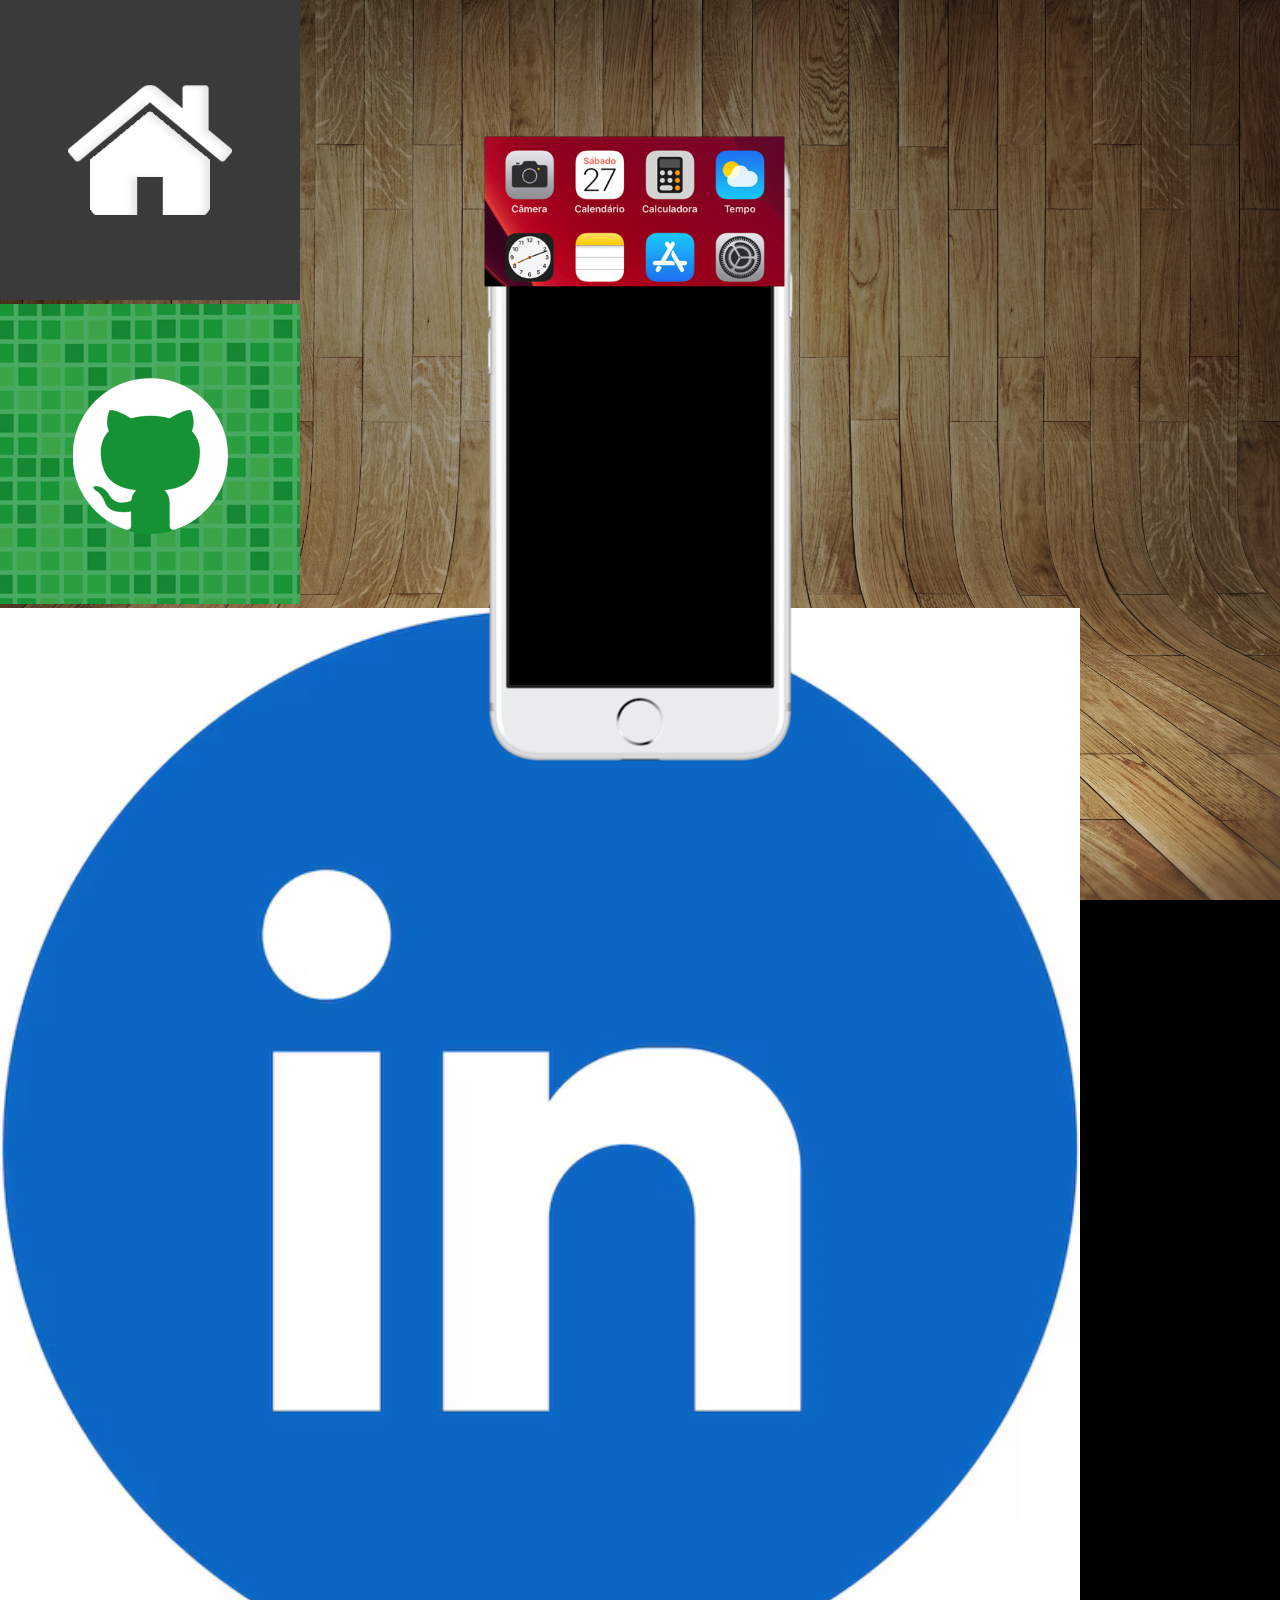
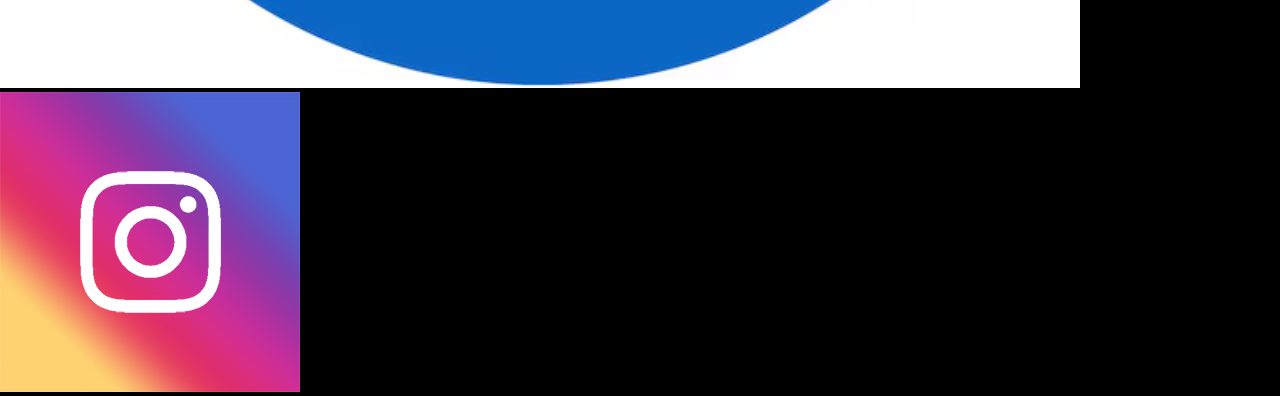
<file: index.html>
<!DOCTYPE html>
<html lang="pt-br">
<head>
    <meta charset="UTF-8">
    <meta name="viewport" content="width=device-width, initial-scale=1.0">
    <link rel="shortcut icon" href="favicon.ico" type="image/x-icon">
    <link rel="stylesheet" href="estilos/style.css">
    <title>Projeto Redes Sociais</title>
</head>
<body>
    <main>
        <section id="telefone">
            <iframe src="home.html" name="tela" id="tela" frameborder="0">
                Seu navegador não é compatívek com isso.
            </iframe>
        </section>
        <section id="redes-sociais">
            <a href="home.html" target="tela"><img src="imagens/logo-home.jpg" alt=""></a><br>
            <a href="github.html" target="tela"><img src="imagens/logo-github.jpg" alt=""></a><br>
            <a href="linkedin.html" target="tela"><img src="imagens/logo-linkedin.png" alt=""></a><br>
            <a href="instagram.html" target="tela"><img src="imagens/logo-instagram.jpg" alt=""></a>
                        
        </section>
    </main>
</body>
</html>
</file>
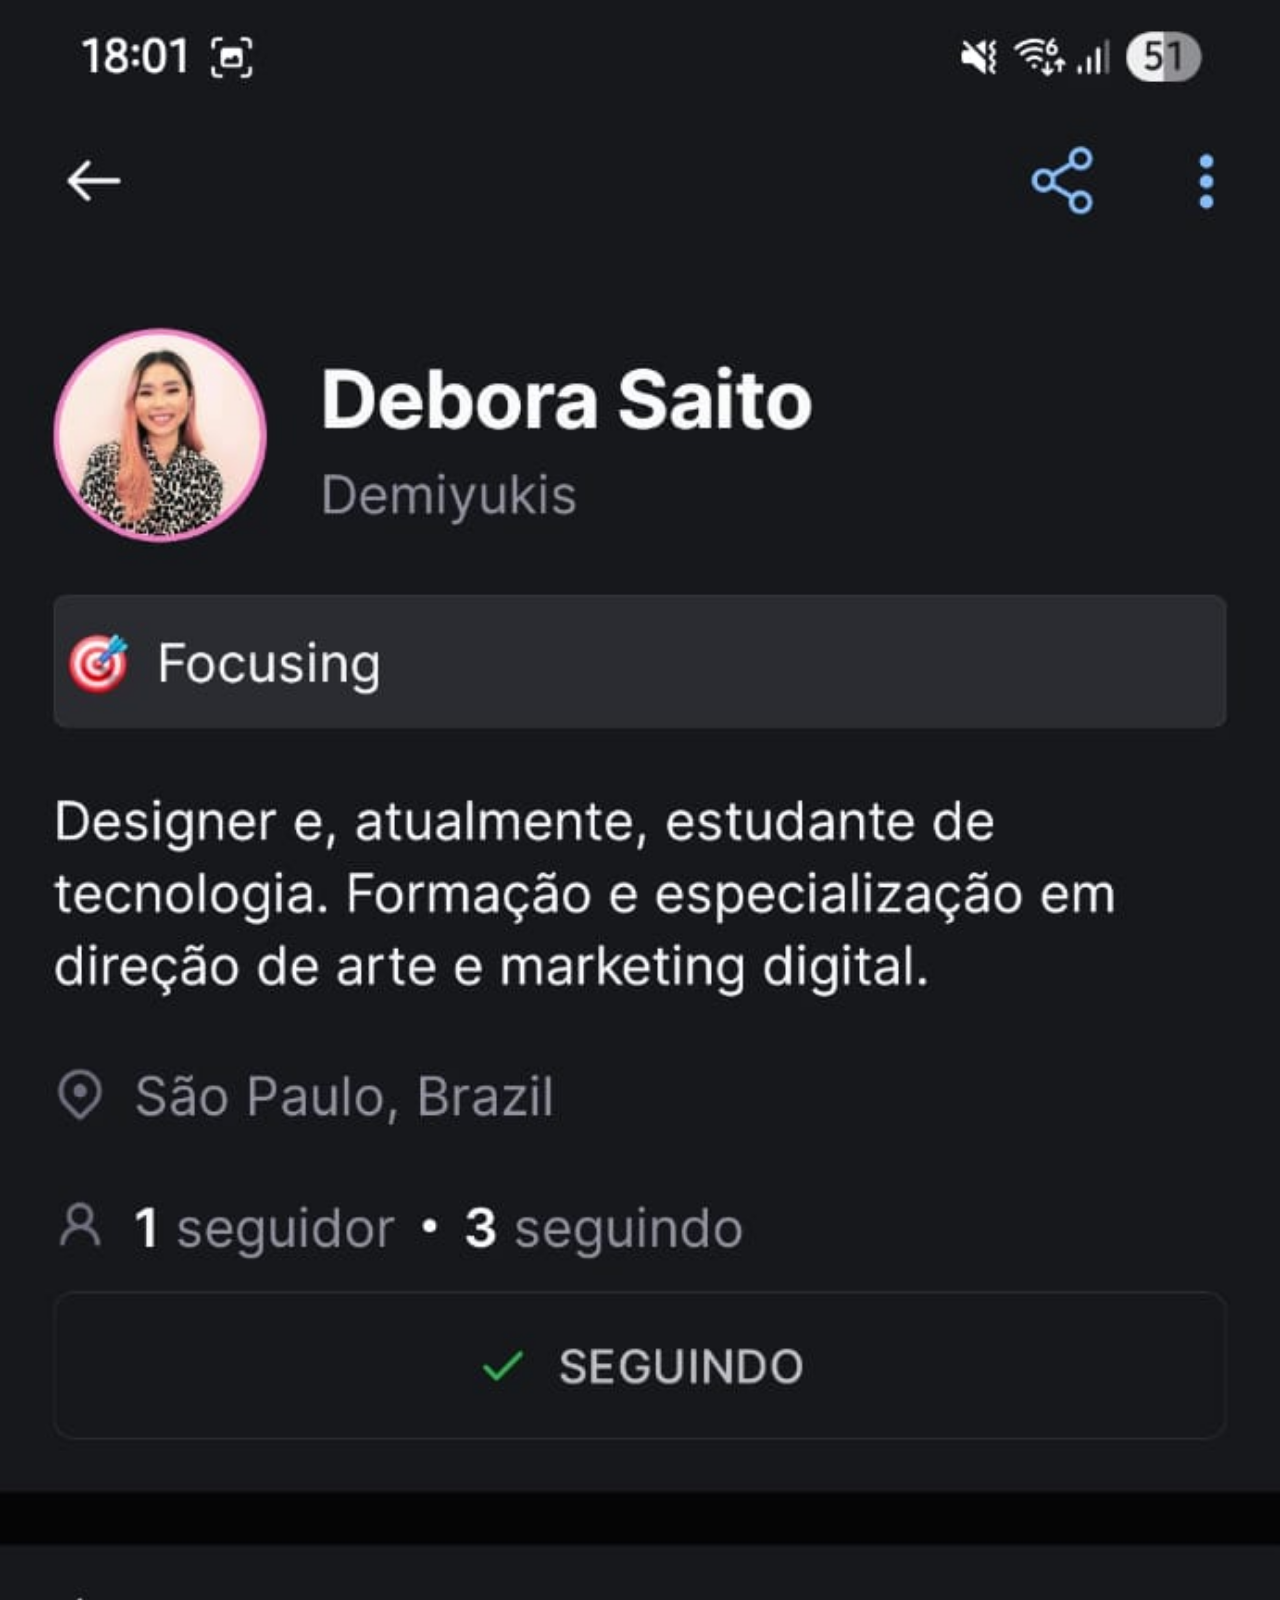
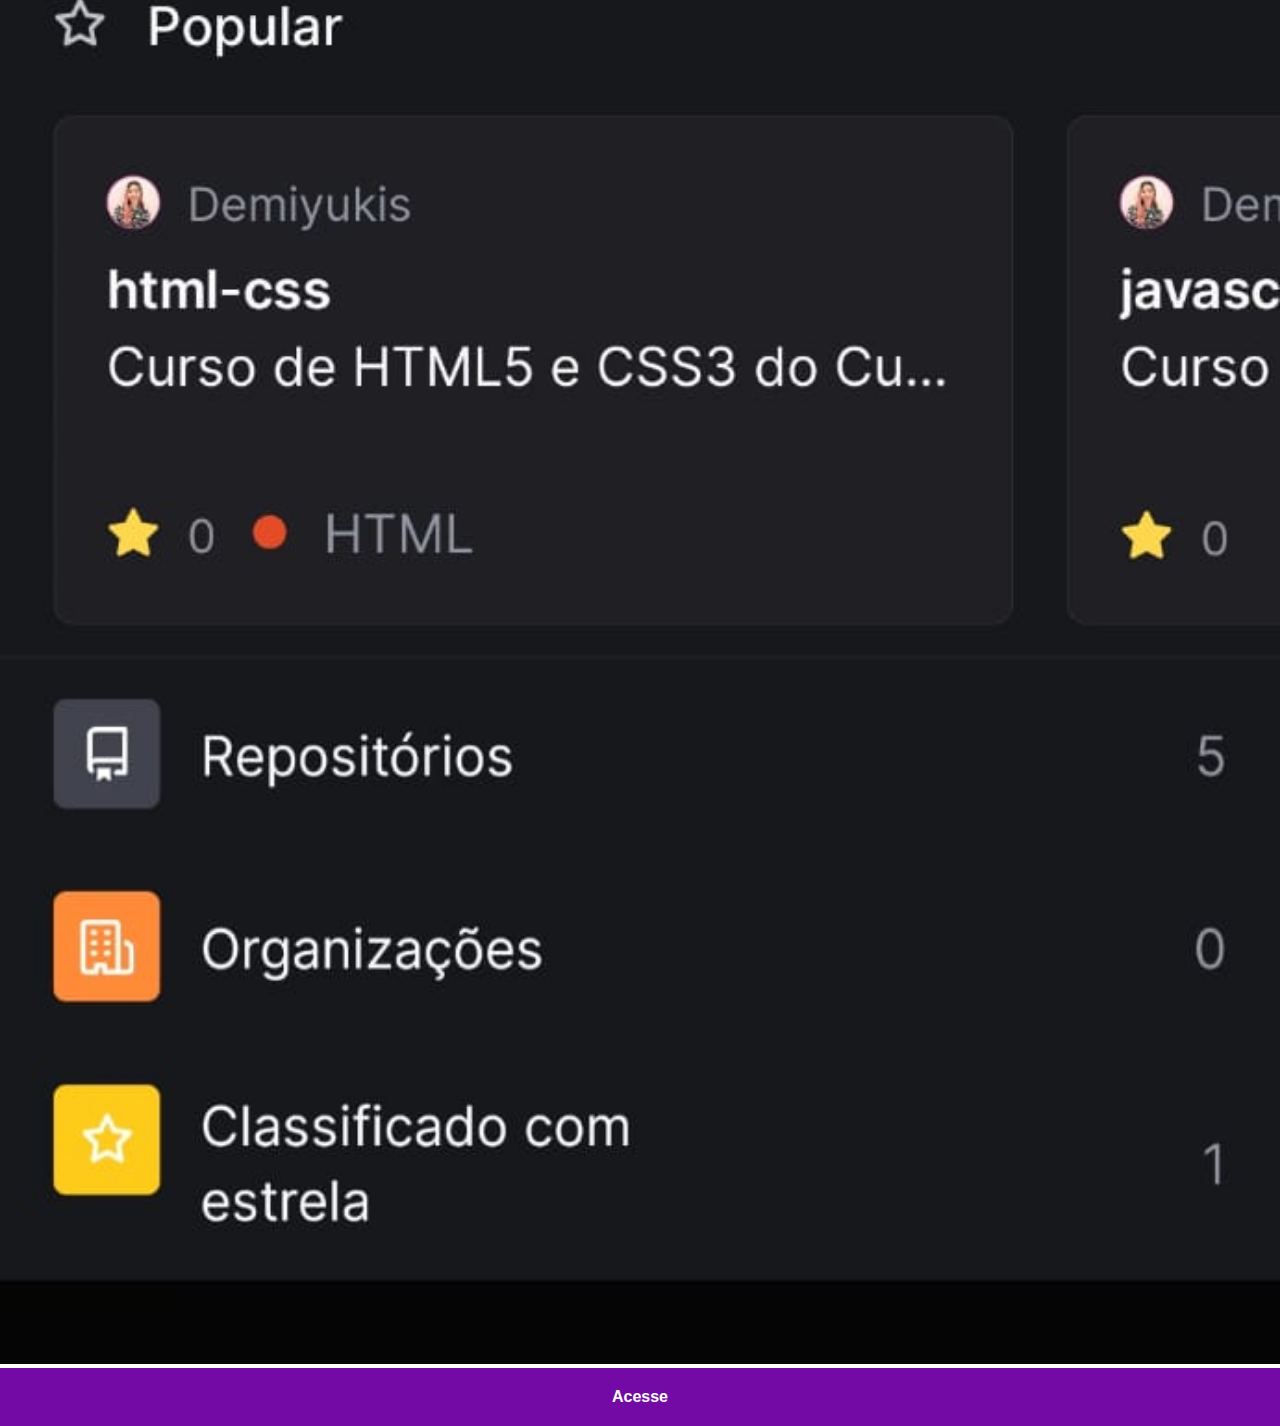
<file: github.html>
<!DOCTYPE html>
<html lang="pt-br">
<head>
    <meta charset="UTF-8">
    <meta name="viewport" content="width=device-width, initial-scale=1.0">
    <title>GitHub</title>
    <link rel="stylesheet" href="estilos/social.css">
</head>
<body>
    <img src="imagens/tela-github.jpeg" alt="GitHub">
    <a href="https://github.com/Demiyukis" target="_blank">Acesse</a>
</body>
</html>
</file>
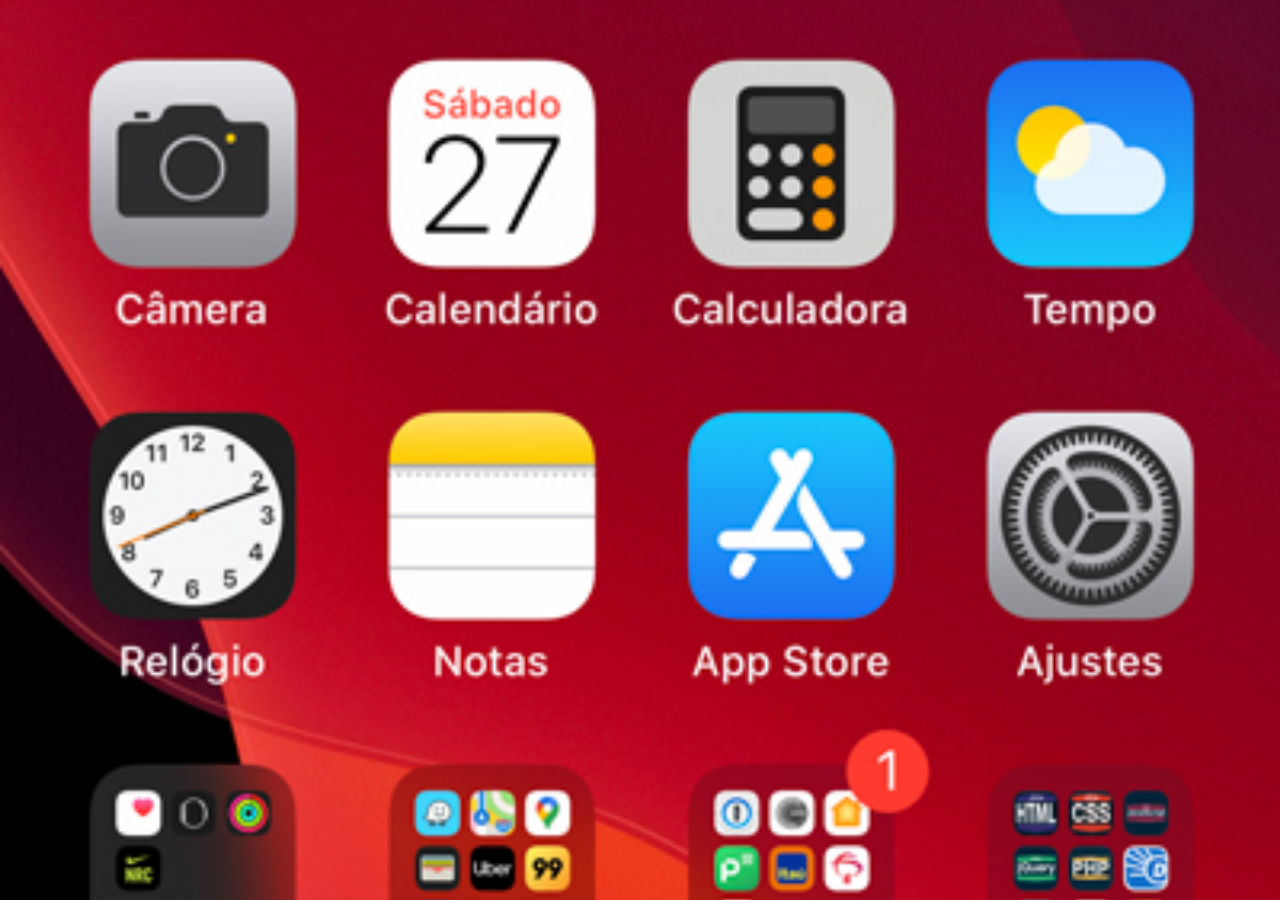
<file: home.html>
<!DOCTYPE html>
<html lang="pt-br">
<head>
    <meta charset="UTF-8">
    <meta name="viewport" content="width=device-width, initial-scale=1.0">
    <title>Home</title>
</head>
<style>
    * {
        margin: 0px;
        padding: 0px;
    }

    body {
        width: 100vw;
        height: 100vh;

        background: black url('imagens/tela-home.jpg') no-repeat top center fixed;
        background-size: cover;
    }


</style>
<body>
    
</body>
</html>
</file>
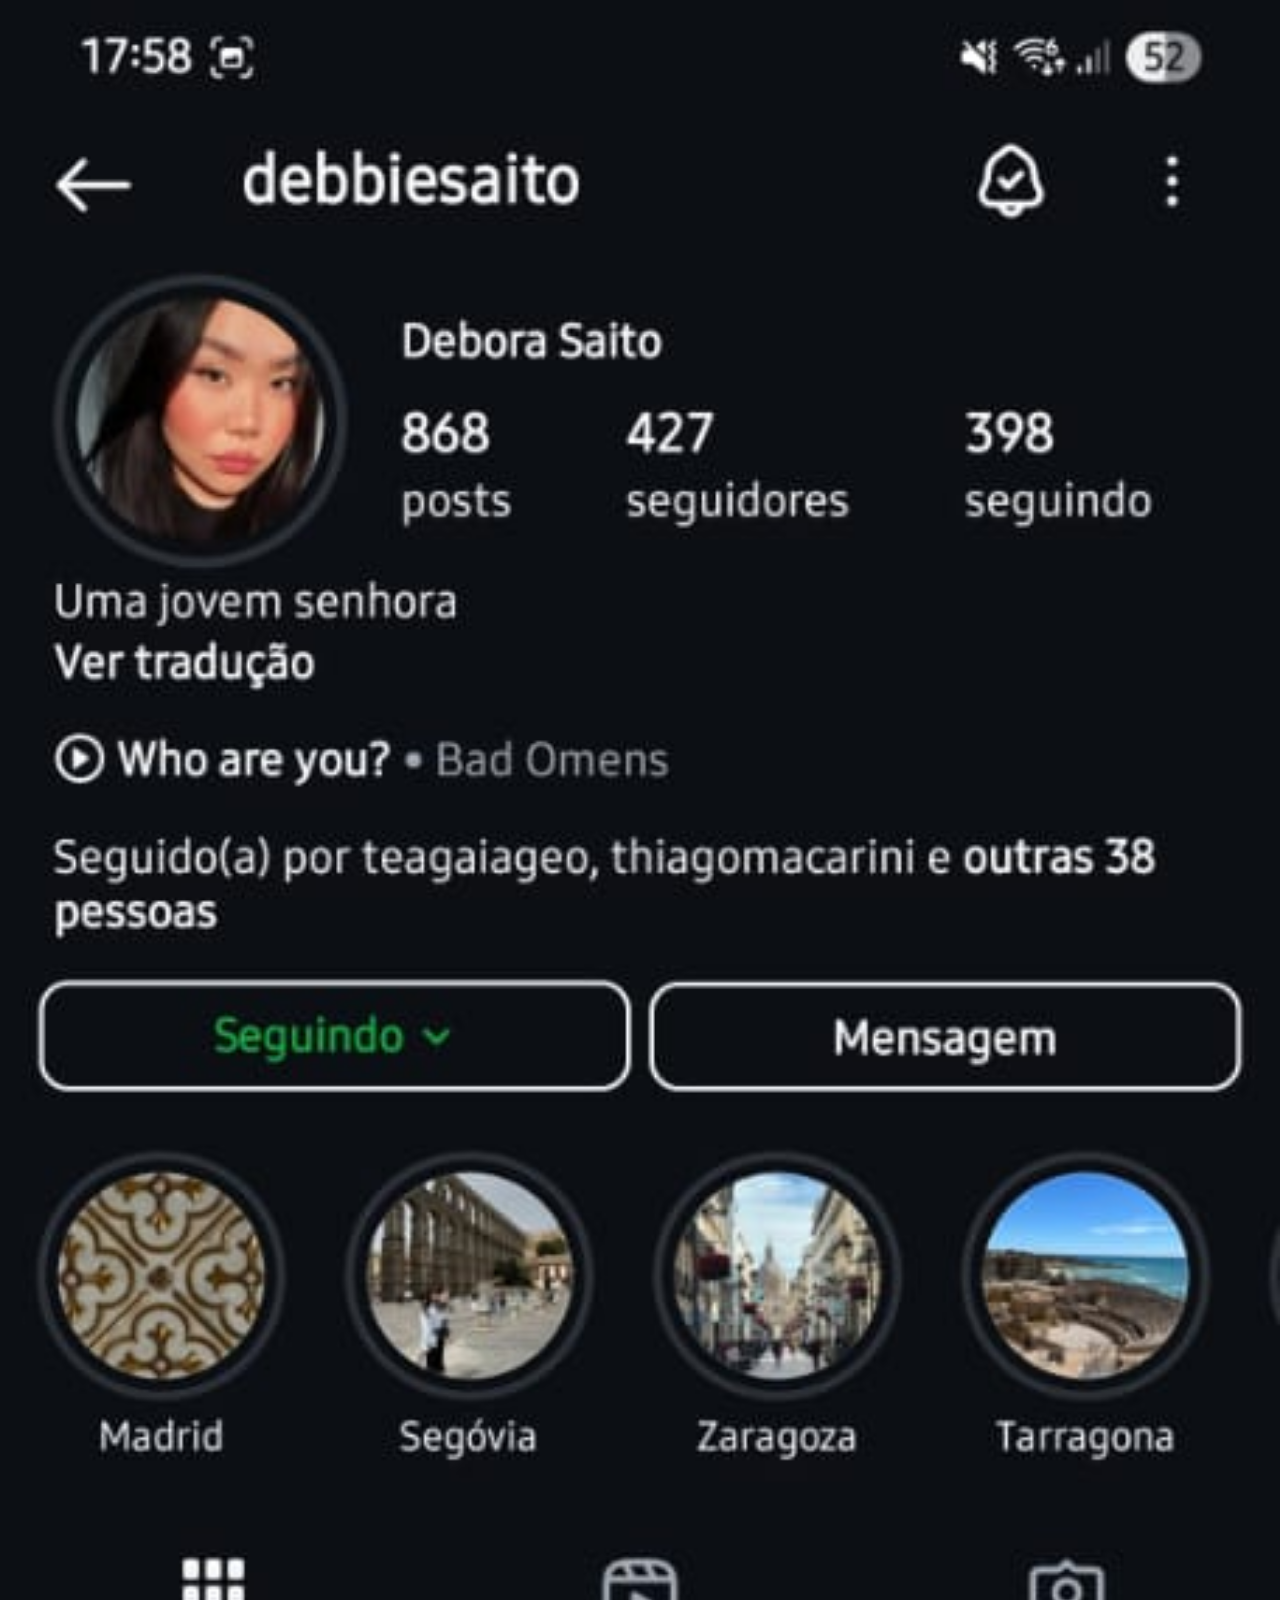
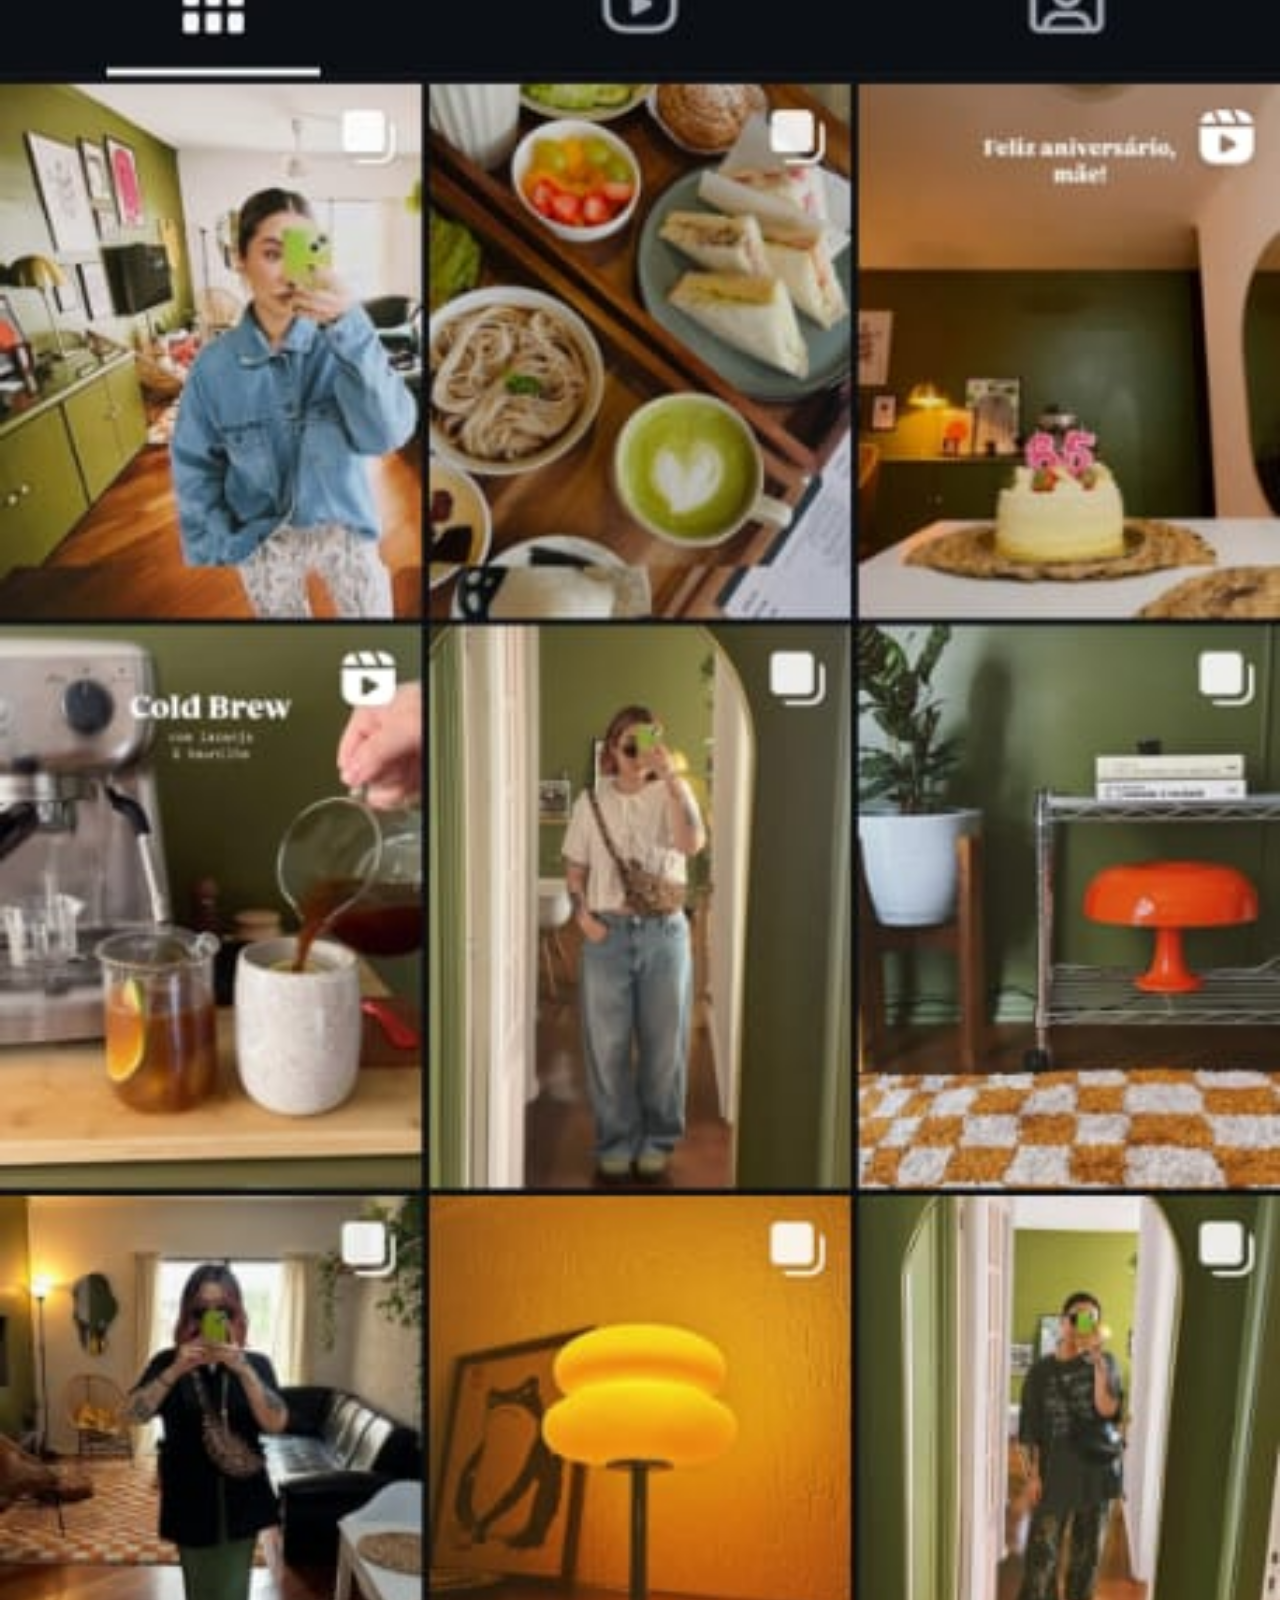
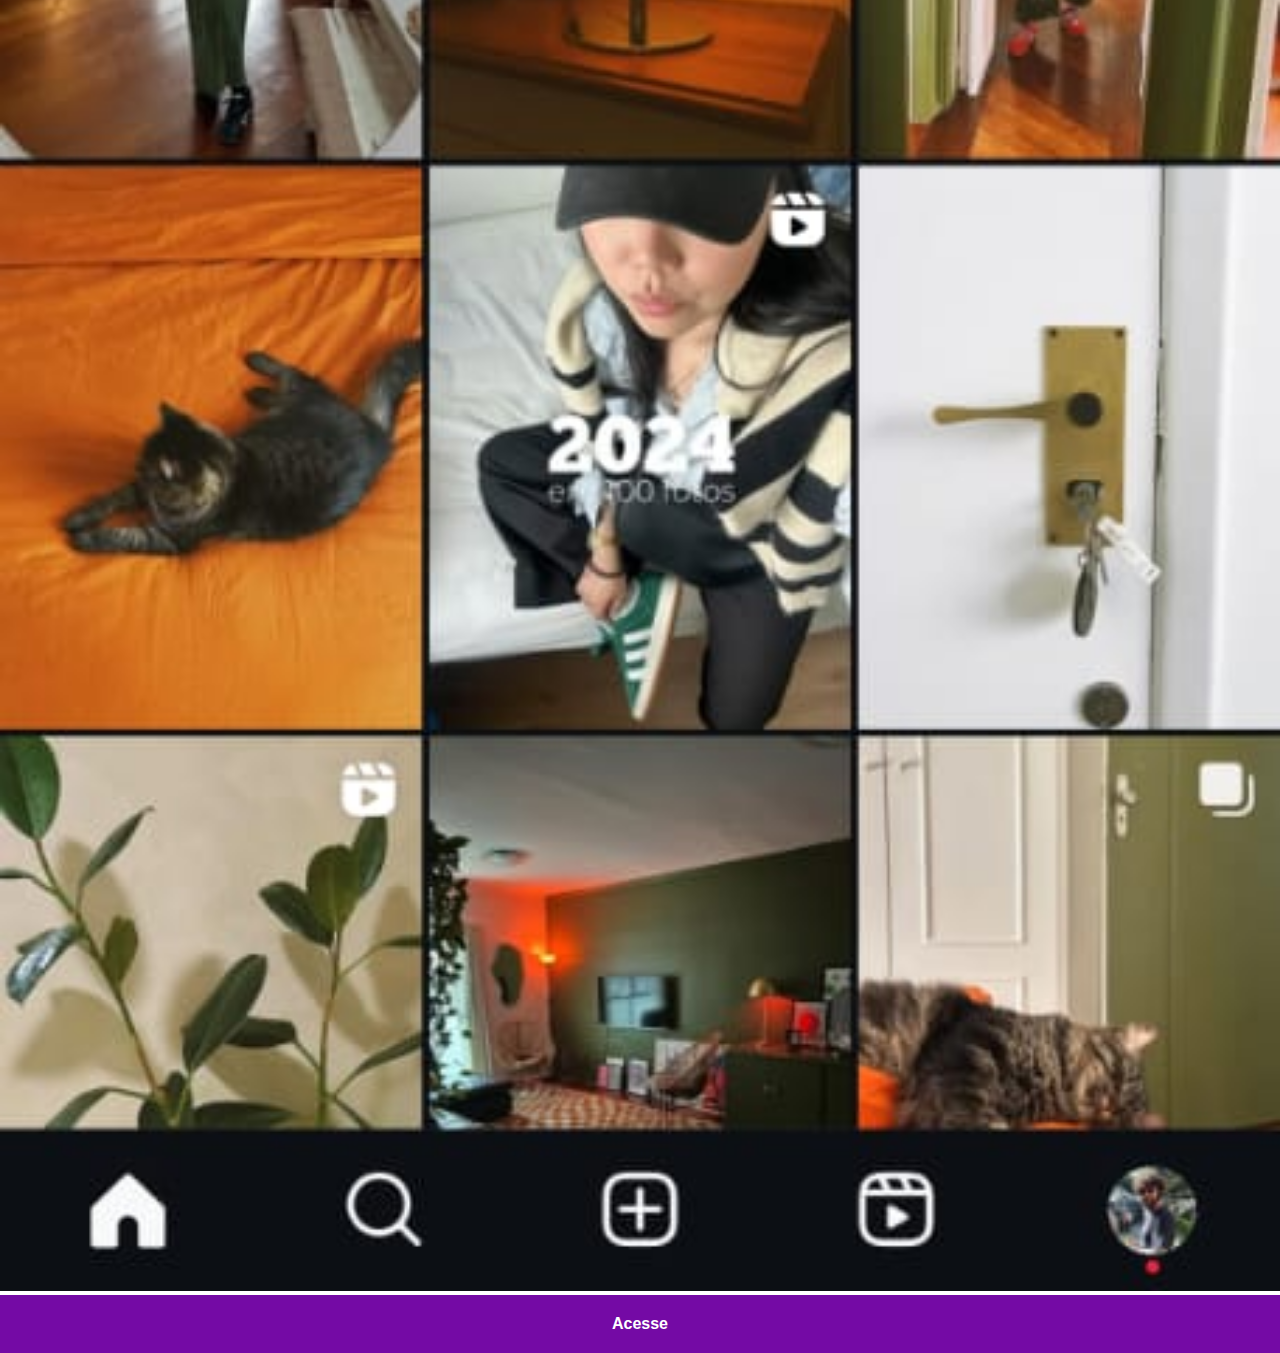
<file: instagram.html>
<!DOCTYPE html>
<html lang="pt-br">
<head>
    <meta charset="UTF-8">
    <meta name="viewport" content="width=device-width, initial-scale=1.0">
    <title>Instagram</title>
    <link rel="stylesheet" href="estilos/social.css">
</head>
<body>
    <img src="imagens/tela-instagram.jpeg" alt="Instagram">
    <a href="https://www.instagram.com/debbiesaito" target="_blank">Acesse</a>
</body>
</html>
</file>
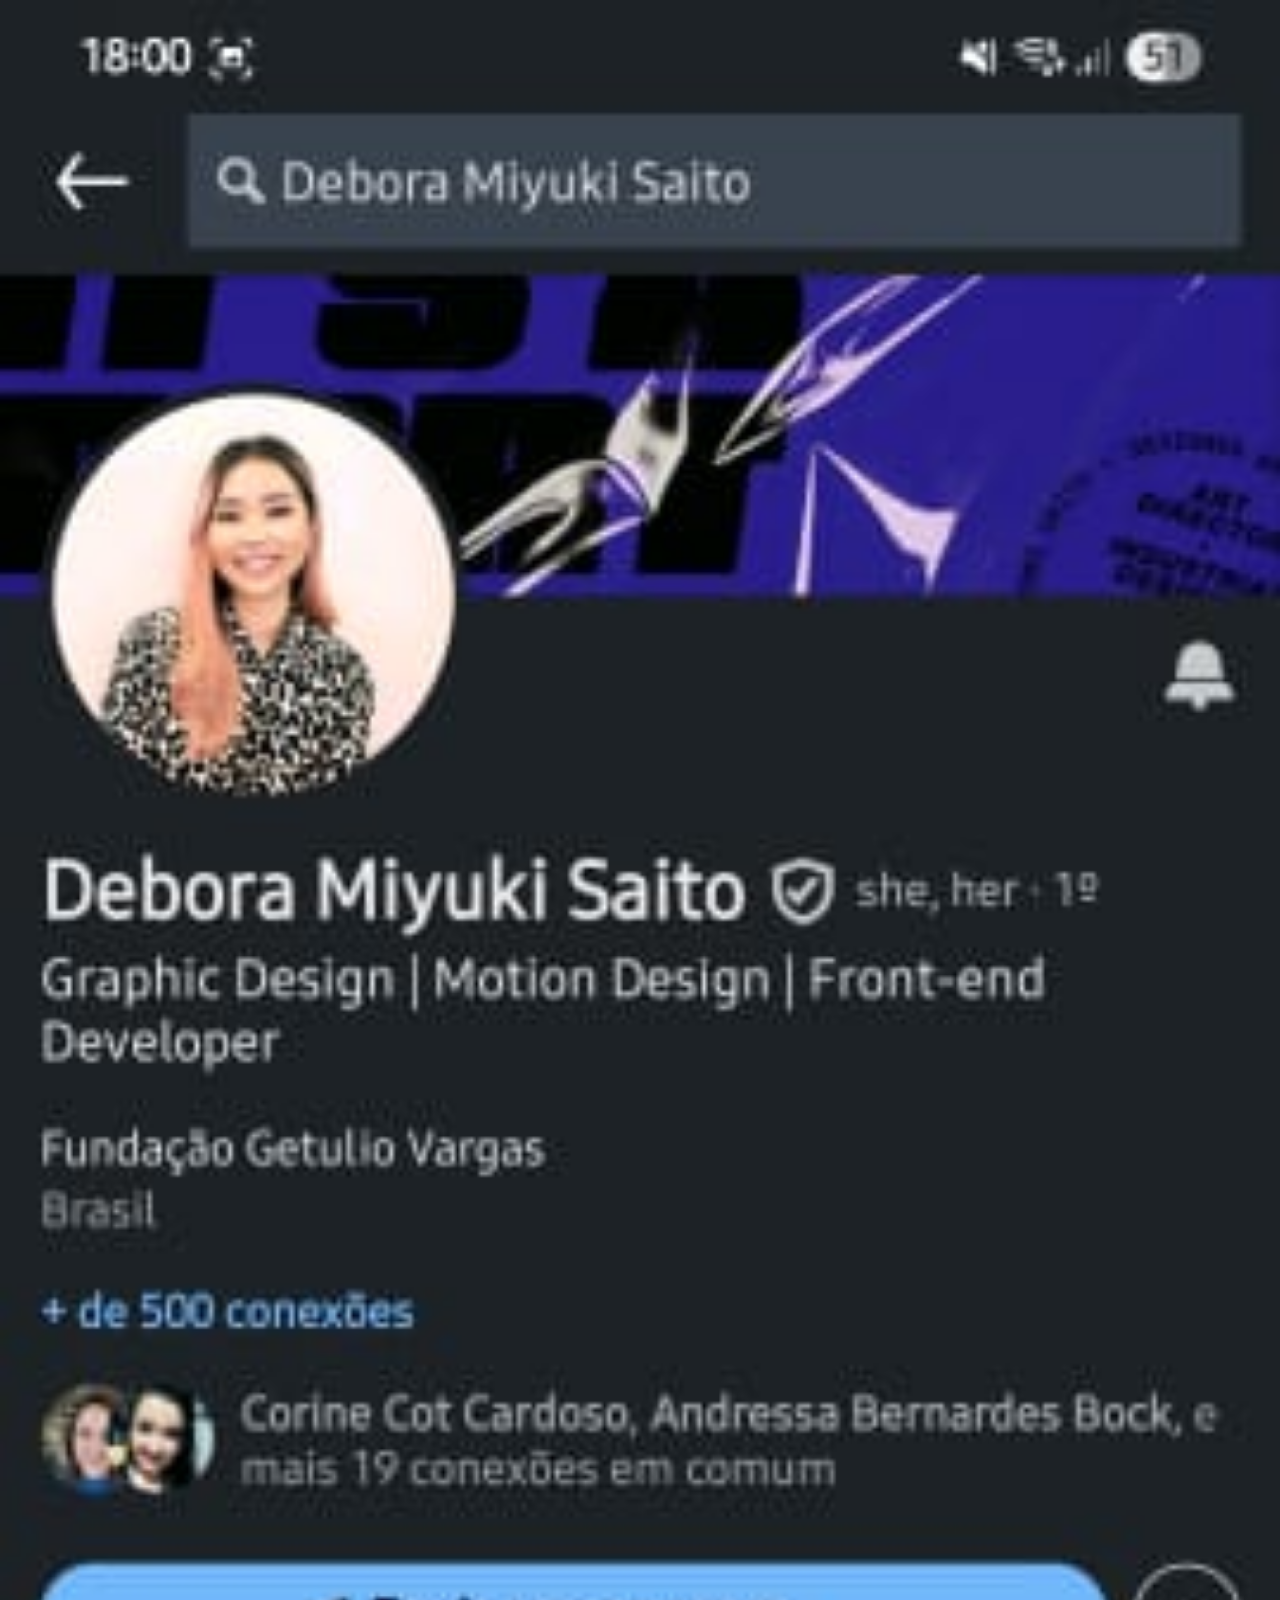
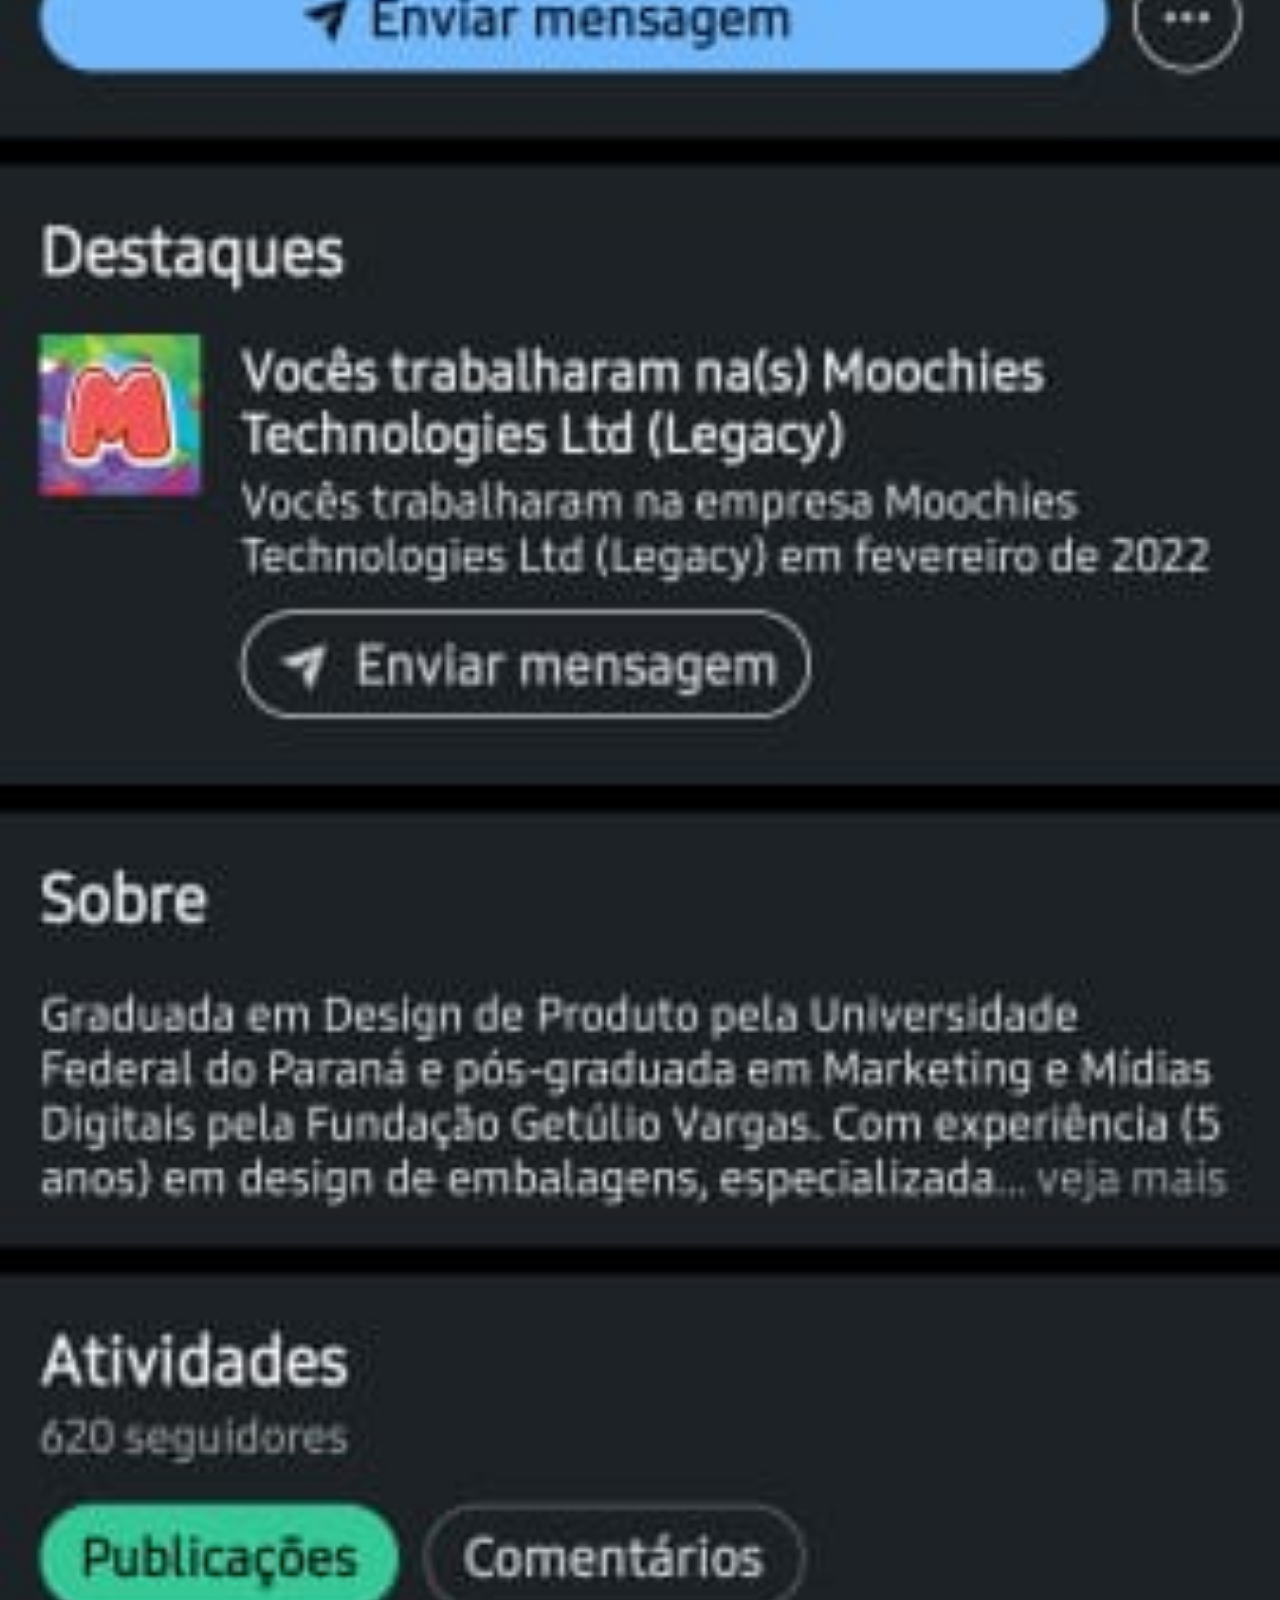
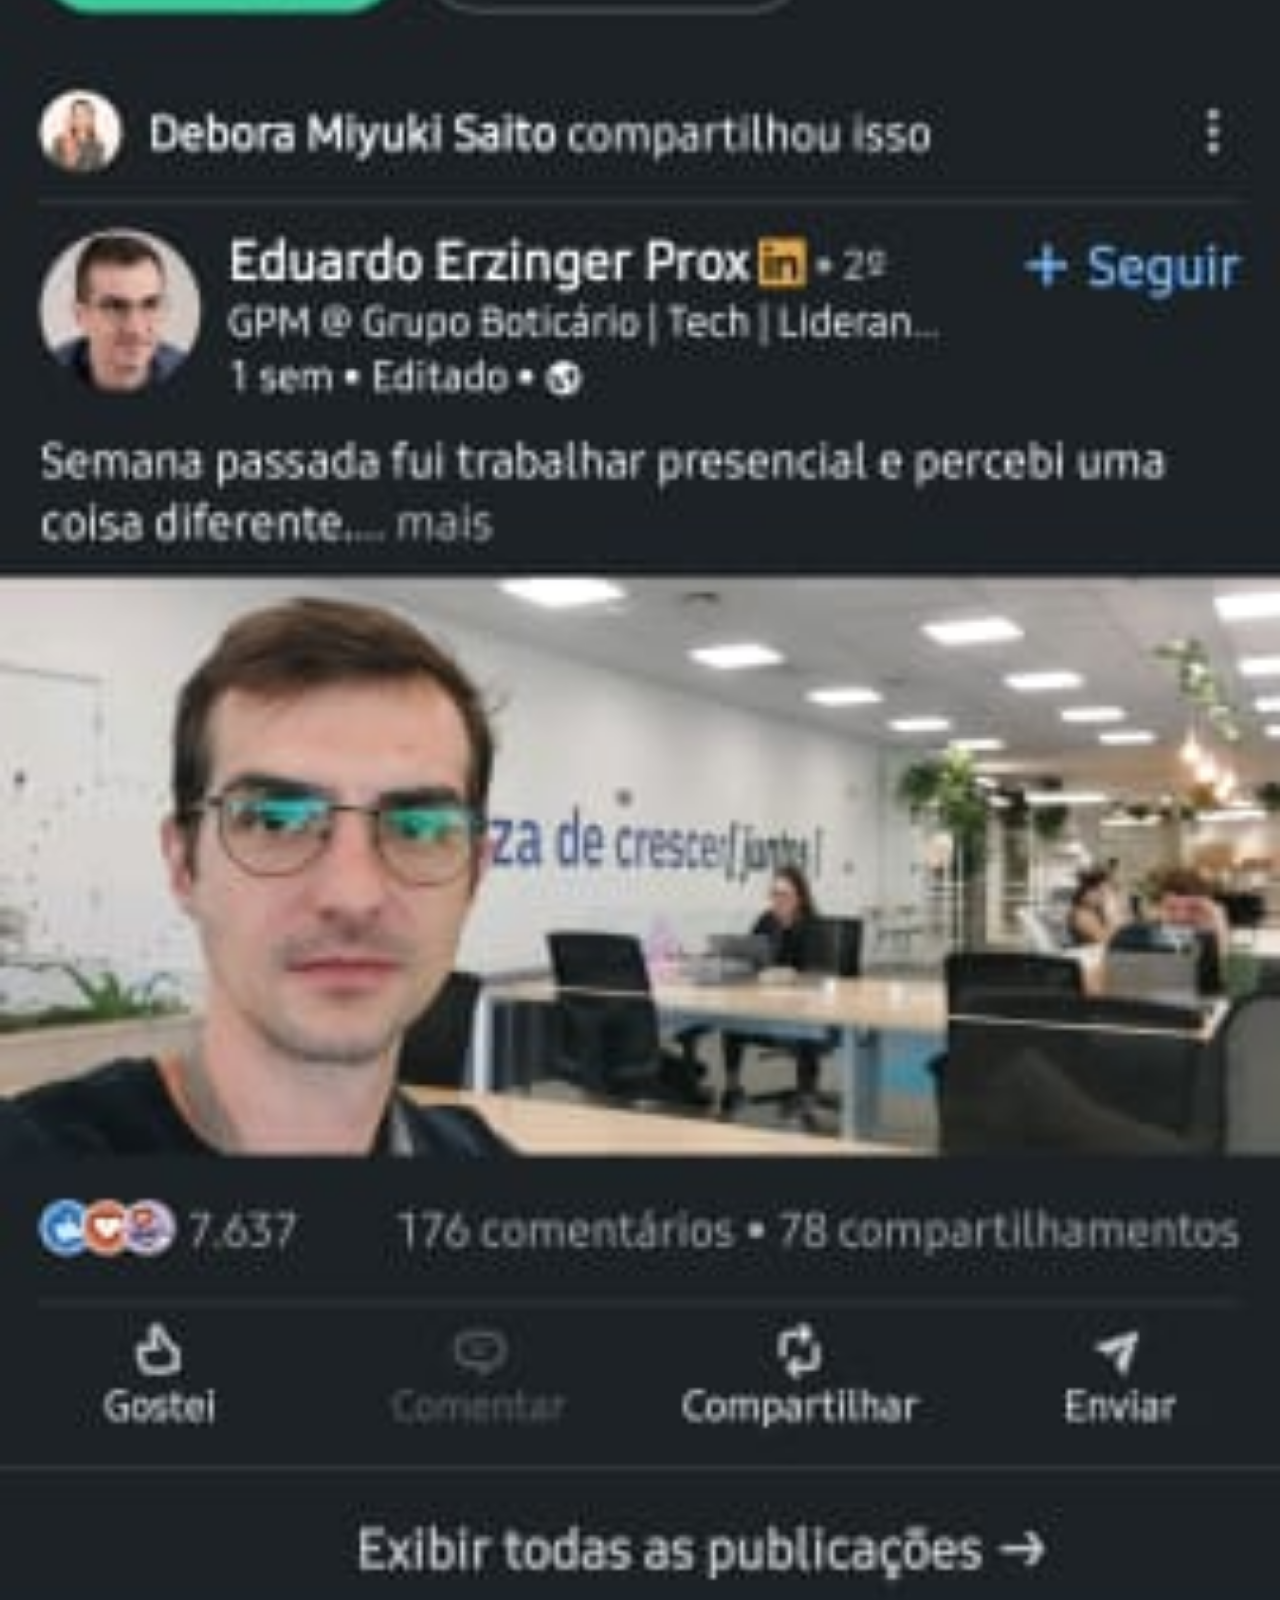
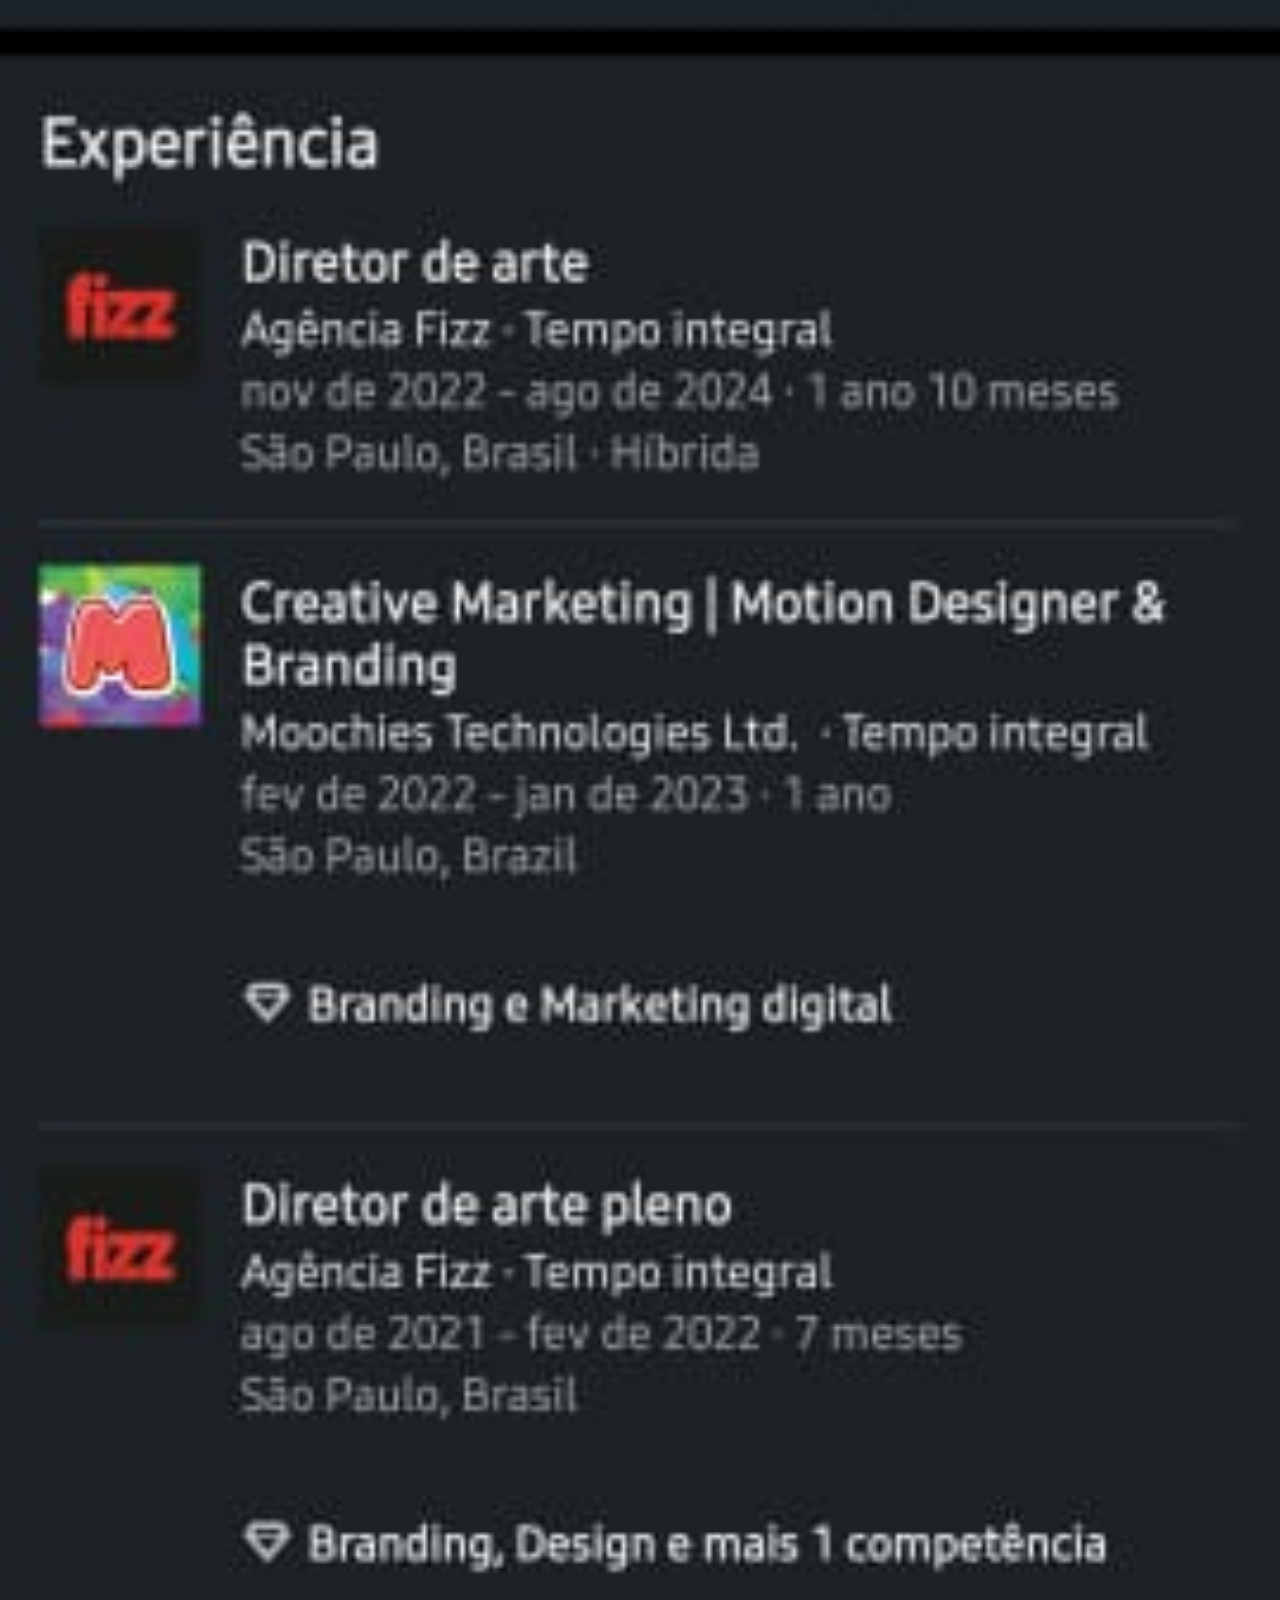
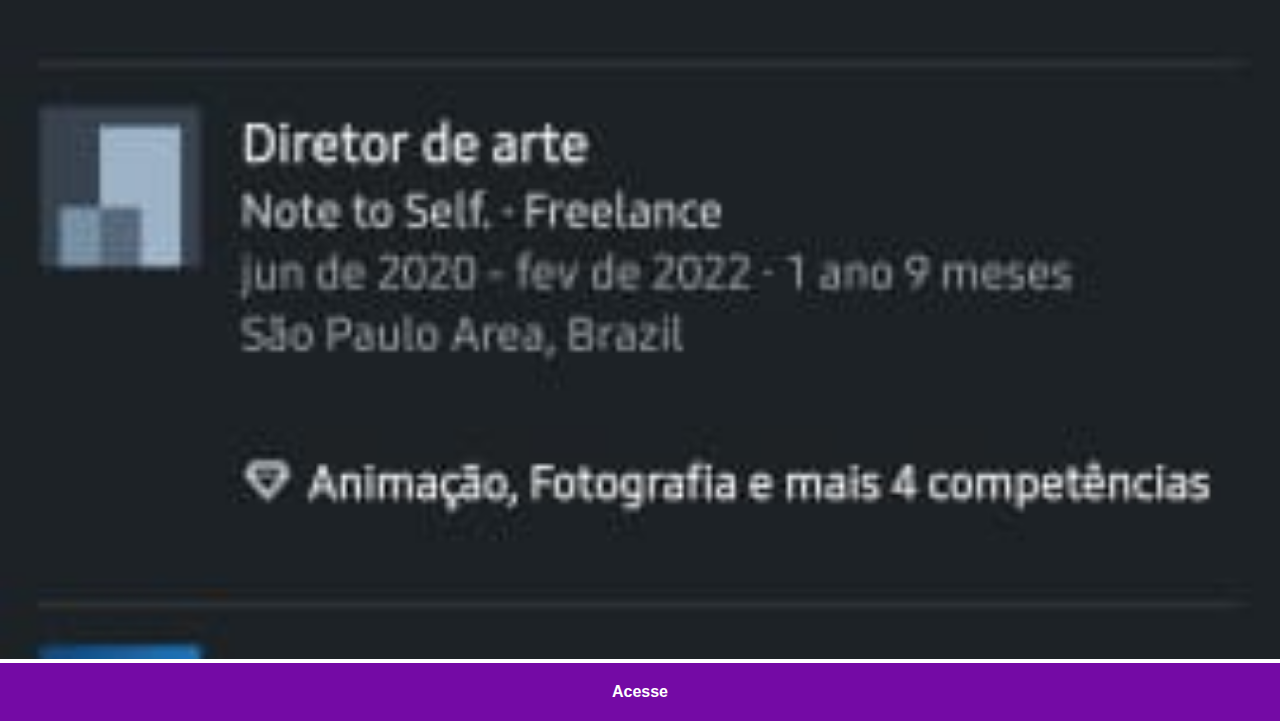
<file: linkedin.html>
<!DOCTYPE html>
<html lang="pt-br">
<head>
    <meta charset="UTF-8">
    <meta name="viewport" content="width=device-width, initial-scale=1.0">
    <title>Linkedin</title>
    <link rel="stylesheet" href="estilos/social.css">
</head>
<body>
    <img src="imagens/tela-linkedin.jpeg" alt="Linkedin">
    <a href="https://www.linkedin.com/in/deboramiyukisaito" target="_blank">Acesse</a>
</body>
</html>
</file>
<file: estilos/style.css>
@charset "UTF-8";

* {
    margin: 0px;
    padding: 0px;
    font-family: Arial, Helvetica, sans-serif;
}


html, body {
    height: 100vh;
    width: 100vw;
    background-color: black;
}

body {
    background: url('../imagens/fundo-madeira.jpg') no-repeat top center;
    background-size: cover;
    background-attachment: fixed;
}

main {
    position: relative;
    height: 100vh;
    
}

section#telefone {
    position: absolute;
    top: 50%;
    left: 50%;
    transform: translate(-50%, -50%);

    height: 627px;
    width: 311px;
    
    background: url('../imagens/frame-iphone.png');
}
</file>
<file: estilos/social.css>
@charset "UTF-8";

* {
            margin: 0px;
            padding: 0px;
            font-family: Arial, sans-serif;
        }

        ::-webkit-scrollbar {
            width: 0px; 
            height: 0px;
        }

        img {
            width: 100vw;
        }

        a {
            display: block;
            background-color: #740aa5;
            color: white;
            padding: 20px;
            text-align: center;
            font-weight: bolder;
            text-decoration: none;
        }

        a:hover {
            background-color: #9e1bdb;
        }
</file>
